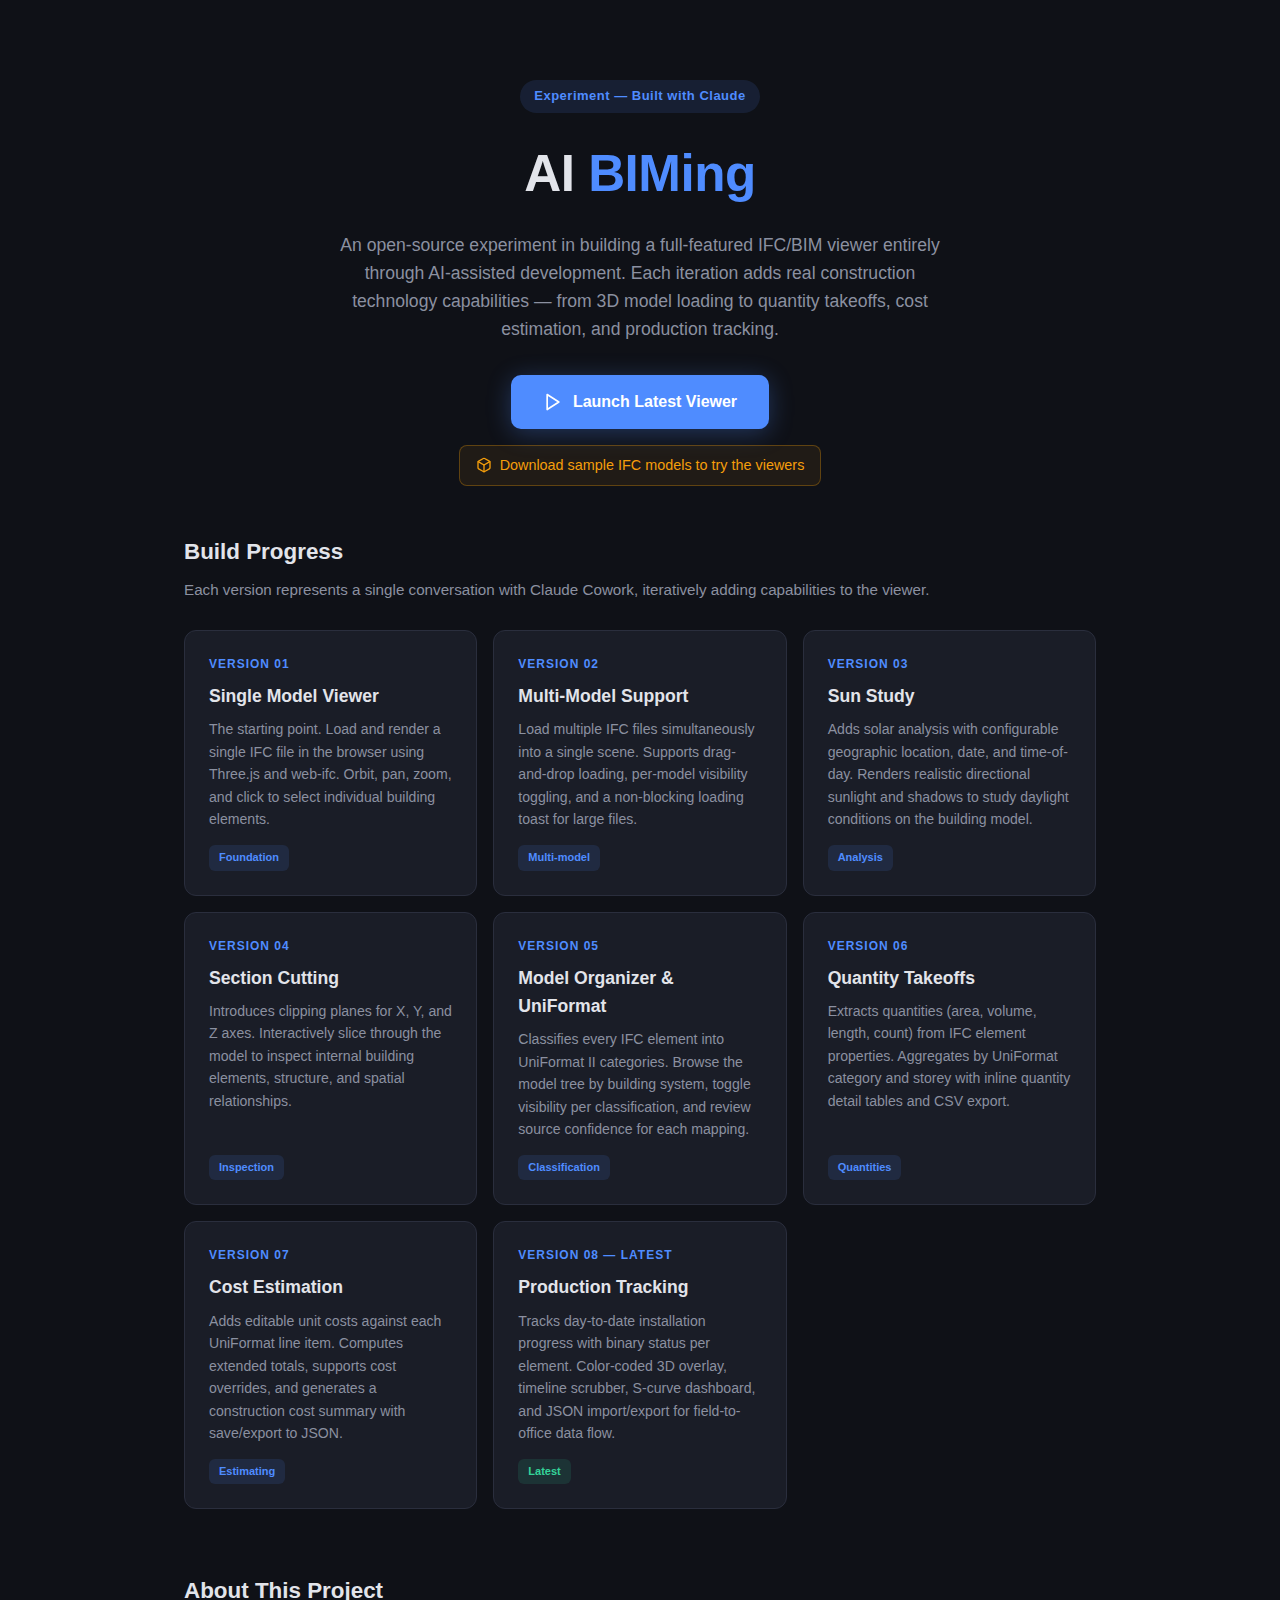
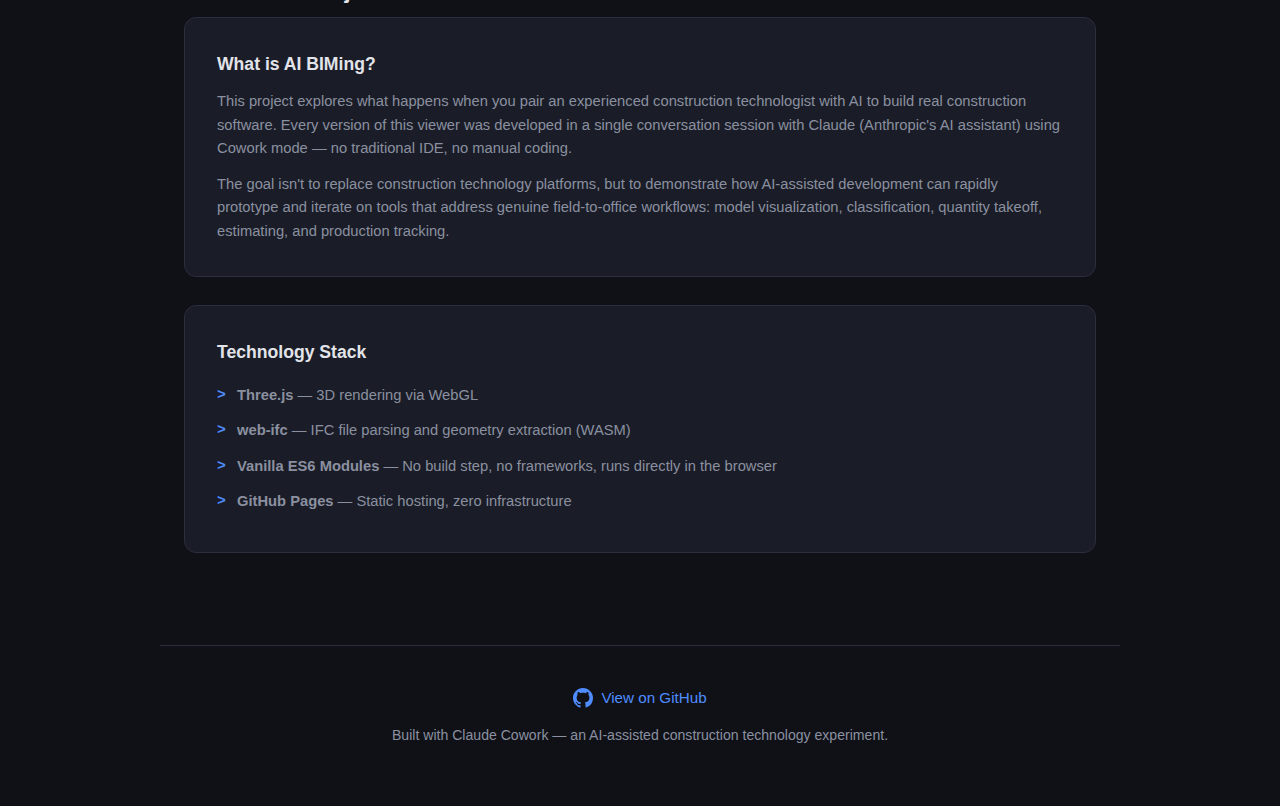
<file: index.html>
<!DOCTYPE html>
<html lang="en">
<head>
<meta charset="UTF-8">
<meta name="viewport" content="width=device-width, initial-scale=1.0">
<title>Claude Cowork AI BIMing</title>
<style>
  :root {
    --bg: #0f1117;
    --surface: #1a1d27;
    --surface-hover: #222633;
    --border: #2a2e3d;
    --accent: #4f8cff;
    --accent-dim: rgba(79,140,255,0.12);
    --text: #e2e4ea;
    --text-muted: #8b90a0;
    --green: #34d399;
    --orange: #f59e0b;
    --radius: 12px;
  }

  * { margin: 0; padding: 0; box-sizing: border-box; }

  body {
    font-family: -apple-system, BlinkMacSystemFont, 'Segoe UI', Roboto, sans-serif;
    background: var(--bg);
    color: var(--text);
    line-height: 1.6;
    min-height: 100vh;
  }

  /* Hero */
  .hero {
    text-align: center;
    padding: 80px 24px 48px;
    max-width: 860px;
    margin: 0 auto;
  }
  .hero-badge {
    display: inline-block;
    background: var(--accent-dim);
    color: var(--accent);
    font-size: 13px;
    font-weight: 600;
    padding: 6px 14px;
    border-radius: 20px;
    margin-bottom: 20px;
    letter-spacing: 0.5px;
  }
  .hero h1 {
    font-size: clamp(2rem, 5vw, 3.2rem);
    font-weight: 700;
    letter-spacing: -0.5px;
    margin-bottom: 16px;
  }
  .hero h1 span { color: var(--accent); }
  .hero p {
    font-size: 1.1rem;
    color: var(--text-muted);
    max-width: 640px;
    margin: 0 auto 32px;
  }

  /* Latest CTA */
  .latest-cta {
    display: inline-flex;
    align-items: center;
    gap: 10px;
    background: var(--accent);
    color: #fff;
    font-size: 1rem;
    font-weight: 600;
    padding: 14px 32px;
    border-radius: 10px;
    text-decoration: none;
    transition: transform 0.15s, box-shadow 0.15s;
    box-shadow: 0 4px 24px rgba(79,140,255,0.3);
  }
  .latest-cta:hover {
    transform: translateY(-2px);
    box-shadow: 0 8px 32px rgba(79,140,255,0.4);
  }
  .latest-cta svg { width: 20px; height: 20px; }

  .models-link {
    display: inline-flex;
    align-items: center;
    gap: 8px;
    margin-top: 16px;
    color: var(--orange);
    font-size: 0.9rem;
    font-weight: 500;
    text-decoration: none;
    padding: 8px 16px;
    border: 1px solid rgba(245,158,11,0.3);
    border-radius: 8px;
    background: rgba(245,158,11,0.08);
    transition: background 0.15s, border-color 0.15s;
  }
  .models-link:hover {
    background: rgba(245,158,11,0.15);
    border-color: rgba(245,158,11,0.5);
  }
  .models-link svg { width: 16px; height: 16px; }

  /* Section */
  .section {
    max-width: 960px;
    margin: 0 auto;
    padding: 0 24px 64px;
  }
  .section-title {
    font-size: 1.4rem;
    font-weight: 600;
    margin-bottom: 8px;
  }
  .section-subtitle {
    color: var(--text-muted);
    font-size: 0.95rem;
    margin-bottom: 28px;
  }

  /* Cards Grid */
  .cards {
    display: grid;
    grid-template-columns: repeat(auto-fill, minmax(280px, 1fr));
    gap: 16px;
  }
  .card {
    background: var(--surface);
    border: 1px solid var(--border);
    border-radius: var(--radius);
    padding: 24px;
    text-decoration: none;
    color: inherit;
    transition: border-color 0.2s, background 0.2s, transform 0.15s;
    display: flex;
    flex-direction: column;
  }
  .card:hover {
    border-color: var(--accent);
    background: var(--surface-hover);
    transform: translateY(-2px);
  }
  .card-number {
    font-size: 12px;
    font-weight: 700;
    color: var(--accent);
    text-transform: uppercase;
    letter-spacing: 1px;
    margin-bottom: 8px;
  }
  .card-title {
    font-size: 1.1rem;
    font-weight: 600;
    margin-bottom: 8px;
  }
  .card-desc {
    font-size: 0.88rem;
    color: var(--text-muted);
    flex: 1;
  }
  .card-tag {
    display: inline-block;
    margin-top: 14px;
    font-size: 11px;
    font-weight: 600;
    padding: 4px 10px;
    border-radius: 6px;
    background: var(--accent-dim);
    color: var(--accent);
    align-self: flex-start;
  }
  .card-tag.latest {
    background: rgba(52,211,153,0.12);
    color: var(--green);
  }

  /* About */
  .about-box {
    background: var(--surface);
    border: 1px solid var(--border);
    border-radius: var(--radius);
    padding: 32px;
    margin-bottom: 28px;
  }
  .about-box h3 {
    font-size: 1.1rem;
    margin-bottom: 12px;
  }
  .about-box p, .about-box li {
    color: var(--text-muted);
    font-size: 0.92rem;
  }
  .about-box ul {
    list-style: none;
    padding: 0;
    margin-top: 12px;
  }
  .about-box li {
    padding: 6px 0;
    padding-left: 20px;
    position: relative;
  }
  .about-box li::before {
    content: '>';
    position: absolute;
    left: 0;
    color: var(--accent);
    font-weight: 700;
    font-family: monospace;
  }

  /* Footer */
  footer {
    text-align: center;
    padding: 40px 24px 60px;
    border-top: 1px solid var(--border);
    max-width: 960px;
    margin: 0 auto;
  }
  footer a {
    color: var(--accent);
    text-decoration: none;
    font-weight: 500;
  }
  footer a:hover { text-decoration: underline; }
  footer p {
    color: var(--text-muted);
    font-size: 0.88rem;
    margin-top: 8px;
  }
  .gh-link {
    display: inline-flex;
    align-items: center;
    gap: 8px;
    font-size: 0.95rem;
  }
  .gh-link svg {
    width: 20px;
    height: 20px;
    fill: currentColor;
  }
</style>
</head>
<body>

<!-- Hero -->
<div class="hero">
  <div class="hero-badge">Experiment &mdash; Built with Claude</div>
  <h1>AI <span>BIMing</span></h1>
  <p>An open-source experiment in building a full-featured IFC/BIM viewer entirely through AI-assisted development. Each iteration adds real construction technology capabilities &mdash; from 3D model loading to quantity takeoffs, cost estimation, and production tracking.</p>
  <a class="latest-cta" href="lastest-viewer/index.html" target="_blank" rel="noopener">
    <svg viewBox="0 0 24 24" fill="none" stroke="currentColor" stroke-width="2" stroke-linecap="round" stroke-linejoin="round"><polygon points="5 3 19 12 5 21 5 3"/></svg>
    Launch Latest Viewer
  </a>
  <br>
  <a class="models-link" href="https://github.com/TurnerDigitalBuilder/Claude-Cowork-AI-BIMing/tree/main/models" target="_blank" rel="noopener">
    <svg viewBox="0 0 24 24" fill="none" stroke="currentColor" stroke-width="2" stroke-linecap="round" stroke-linejoin="round"><path d="M21 16V8a2 2 0 0 0-1-1.73l-7-4a2 2 0 0 0-2 0l-7 4A2 2 0 0 0 3 8v8a2 2 0 0 0 1 1.73l7 4a2 2 0 0 0 2 0l7-4A2 2 0 0 0 21 16z"/><polyline points="3.27 6.96 12 12.01 20.73 6.96"/><line x1="12" y1="22.08" x2="12" y2="12"/></svg>
    Download sample IFC models to try the viewers
  </a>
</div>

<!-- Progress Viewers -->
<div class="section">
  <div class="section-title">Build Progress</div>
  <div class="section-subtitle">Each version represents a single conversation with Claude Cowork, iteratively adding capabilities to the viewer.</div>

  <div class="cards">

    <a class="card" href="archived-progress-viewers/01-BIM-Viewer-Single/index.html" target="_blank" rel="noopener">
      <div class="card-number">Version 01</div>
      <div class="card-title">Single Model Viewer</div>
      <div class="card-desc">The starting point. Load and render a single IFC file in the browser using Three.js and web-ifc. Orbit, pan, zoom, and click to select individual building elements.</div>
      <div class="card-tag">Foundation</div>
    </a>

    <a class="card" href="archived-progress-viewers/02-BIM-Viewer-Multiple%20Models/index.html" target="_blank" rel="noopener">
      <div class="card-number">Version 02</div>
      <div class="card-title">Multi-Model Support</div>
      <div class="card-desc">Load multiple IFC files simultaneously into a single scene. Supports drag-and-drop loading, per-model visibility toggling, and a non-blocking loading toast for large files.</div>
      <div class="card-tag">Multi-model</div>
    </a>

    <a class="card" href="archived-progress-viewers/03-BIM-Viewer-Sun-Study/index.html" target="_blank" rel="noopener">
      <div class="card-number">Version 03</div>
      <div class="card-title">Sun Study</div>
      <div class="card-desc">Adds solar analysis with configurable geographic location, date, and time-of-day. Renders realistic directional sunlight and shadows to study daylight conditions on the building model.</div>
      <div class="card-tag">Analysis</div>
    </a>

    <a class="card" href="archived-progress-viewers/04-BIM-Viewer-Section-Cut/index.html" target="_blank" rel="noopener">
      <div class="card-number">Version 04</div>
      <div class="card-title">Section Cutting</div>
      <div class="card-desc">Introduces clipping planes for X, Y, and Z axes. Interactively slice through the model to inspect internal building elements, structure, and spatial relationships.</div>
      <div class="card-tag">Inspection</div>
    </a>

    <a class="card" href="archived-progress-viewers/05-BIM-Viewer-Model-Organizer/index.html" target="_blank" rel="noopener">
      <div class="card-number">Version 05</div>
      <div class="card-title">Model Organizer &amp; UniFormat</div>
      <div class="card-desc">Classifies every IFC element into UniFormat II categories. Browse the model tree by building system, toggle visibility per classification, and review source confidence for each mapping.</div>
      <div class="card-tag">Classification</div>
    </a>

    <a class="card" href="archived-progress-viewers/06-BIM-Viewer-Quantities/index.html" target="_blank" rel="noopener">
      <div class="card-number">Version 06</div>
      <div class="card-title">Quantity Takeoffs</div>
      <div class="card-desc">Extracts quantities (area, volume, length, count) from IFC element properties. Aggregates by UniFormat category and storey with inline quantity detail tables and CSV export.</div>
      <div class="card-tag">Quantities</div>
    </a>

    <a class="card" href="archived-progress-viewers/07-BIM-Viewer-Estimate/index.html" target="_blank" rel="noopener">
      <div class="card-number">Version 07</div>
      <div class="card-title">Cost Estimation</div>
      <div class="card-desc">Adds editable unit costs against each UniFormat line item. Computes extended totals, supports cost overrides, and generates a construction cost summary with save/export to JSON.</div>
      <div class="card-tag">Estimating</div>
    </a>

    <a class="card" href="lastest-viewer/index.html" target="_blank" rel="noopener">
      <div class="card-number">Version 08 &mdash; Latest</div>
      <div class="card-title">Production Tracking</div>
      <div class="card-desc">Tracks day-to-date installation progress with binary status per element. Color-coded 3D overlay, timeline scrubber, S-curve dashboard, and JSON import/export for field-to-office data flow.</div>
      <div class="card-tag latest">Latest</div>
    </a>

  </div>
</div>

<!-- About -->
<div class="section">
  <div class="section-title">About This Project</div>
  <div class="about-box">
    <h3>What is AI BIMing?</h3>
    <p>This project explores what happens when you pair an experienced construction technologist with AI to build real construction software. Every version of this viewer was developed in a single conversation session with Claude (Anthropic's AI assistant) using Cowork mode &mdash; no traditional IDE, no manual coding.</p>
    <p style="margin-top:12px;">The goal isn't to replace construction technology platforms, but to demonstrate how AI-assisted development can rapidly prototype and iterate on tools that address genuine field-to-office workflows: model visualization, classification, quantity takeoff, estimating, and production tracking.</p>
  </div>
  <div class="about-box">
    <h3>Technology Stack</h3>
    <ul>
      <li><strong>Three.js</strong> &mdash; 3D rendering via WebGL</li>
      <li><strong>web-ifc</strong> &mdash; IFC file parsing and geometry extraction (WASM)</li>
      <li><strong>Vanilla ES6 Modules</strong> &mdash; No build step, no frameworks, runs directly in the browser</li>
      <li><strong>GitHub Pages</strong> &mdash; Static hosting, zero infrastructure</li>
    </ul>
  </div>
</div>

<!-- Footer -->
<footer>
  <a class="gh-link" href="https://github.com/TurnerDigitalBuilder/Claude-Cowork-AI-BIMing" target="_blank" rel="noopener">
    <svg viewBox="0 0 16 16"><path d="M8 0C3.58 0 0 3.58 0 8c0 3.54 2.29 6.53 5.47 7.59.4.07.55-.17.55-.38 0-.19-.01-.82-.01-1.49-2.01.37-2.53-.49-2.69-.94-.09-.23-.48-.94-.82-1.13-.28-.15-.68-.52-.01-.53.63-.01 1.08.58 1.23.82.72 1.21 1.87.87 2.33.66.07-.52.28-.87.51-1.07-1.78-.2-3.64-.89-3.64-3.95 0-.87.31-1.59.82-2.15-.08-.2-.36-1.02.08-2.12 0 0 .67-.21 2.2.82.64-.18 1.32-.27 2-.27.68 0 1.36.09 2 .27 1.53-1.04 2.2-.82 2.2-.82.44 1.1.16 1.92.08 2.12.51.56.82 1.27.82 2.15 0 3.07-1.87 3.75-3.65 3.95.29.25.54.73.54 1.48 0 1.07-.01 1.93-.01 2.2 0 .21.15.46.55.38A8.013 8.013 0 0016 8c0-4.42-3.58-8-8-8z"/></svg>
    View on GitHub
  </a>
  <p>Built with Claude Cowork &mdash; an AI-assisted construction technology experiment.</p>
</footer>

</body>
</html>
</file>
